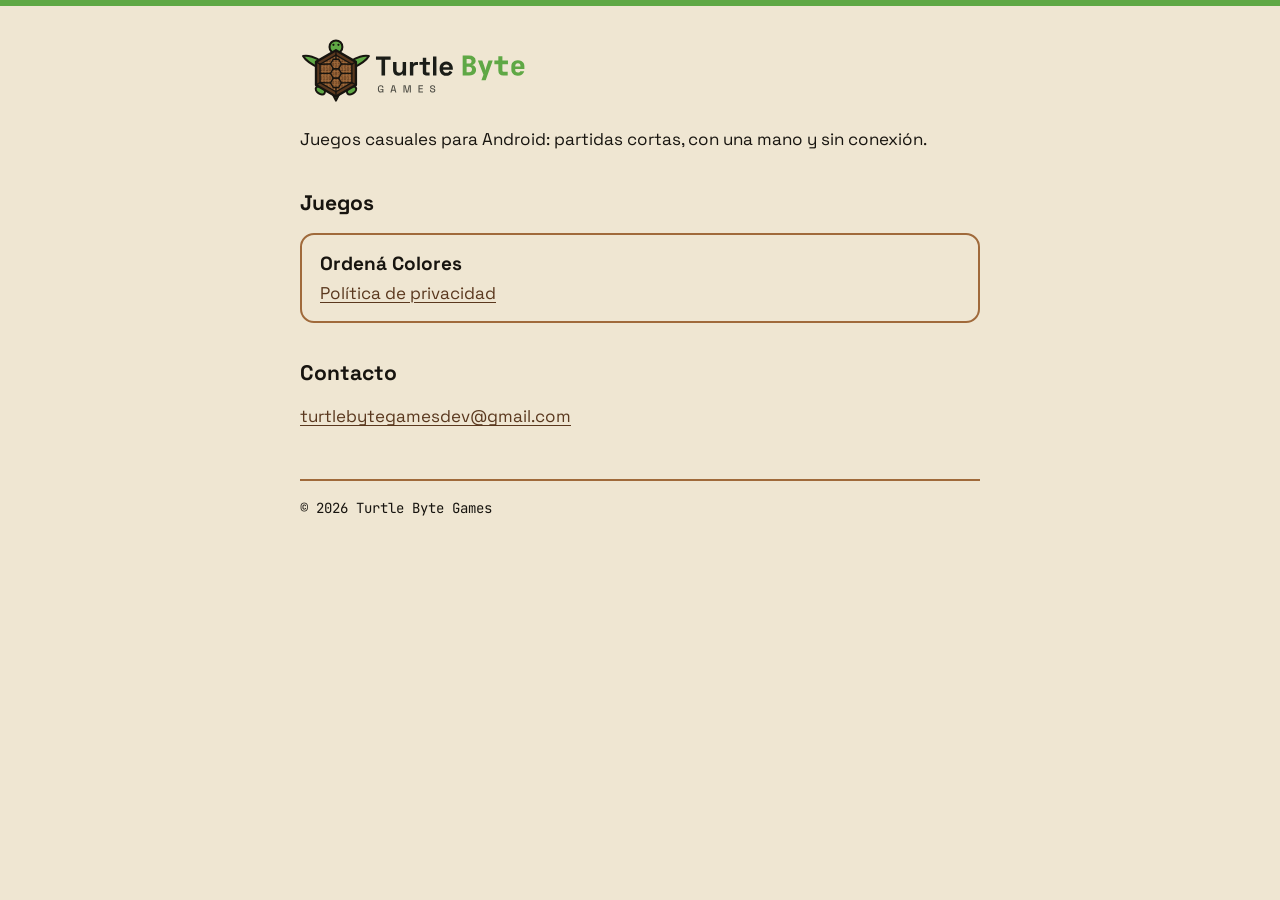
<file: index.html>
<!doctype html>
<html lang="es">
<head>
  <meta charset="utf-8">
  <meta name="viewport" content="width=device-width, initial-scale=1">
  <title>Turtle Byte Games</title>
  <meta name="description" content="Juegos casuales para Android: partidas cortas, con una mano y sin conexión.">
  <meta name="theme-color" content="#EFE6D2">
  <link rel="icon" href="favicon.ico" sizes="16x16 32x32 48x48">
  <link rel="icon" href="marca/icono-simple.svg" type="image/svg+xml">
  <link rel="preload" href="tipografias/space-grotesk-latin-wght-normal.woff2" as="font" type="font/woff2" crossorigin>
  <link rel="stylesheet" href="estilo.css">
</head>
<body>
  <main>
    <h1 class="marca"><img class="logo" src="marca/logo-horizontal-claro.svg" alt="Turtle Byte Games" width="230" height="72"></h1>
    <p>Juegos casuales para Android: partidas cortas, con una mano y sin conexión.</p>

    <h2>Juegos</h2>
    <ul class="juegos">
      <li>
        <strong>Ordená Colores</strong><br>
        <a href="ordena-colores/privacidad/">Política de privacidad</a>
      </li>
    </ul>

    <h2>Contacto</h2>
    <p><a href="mailto:turtlebytegamesdev@gmail.com">turtlebytegamesdev@gmail.com</a></p>

    <footer>© 2026 Turtle Byte Games</footer>
  </main>
</body>
</html>
</file>
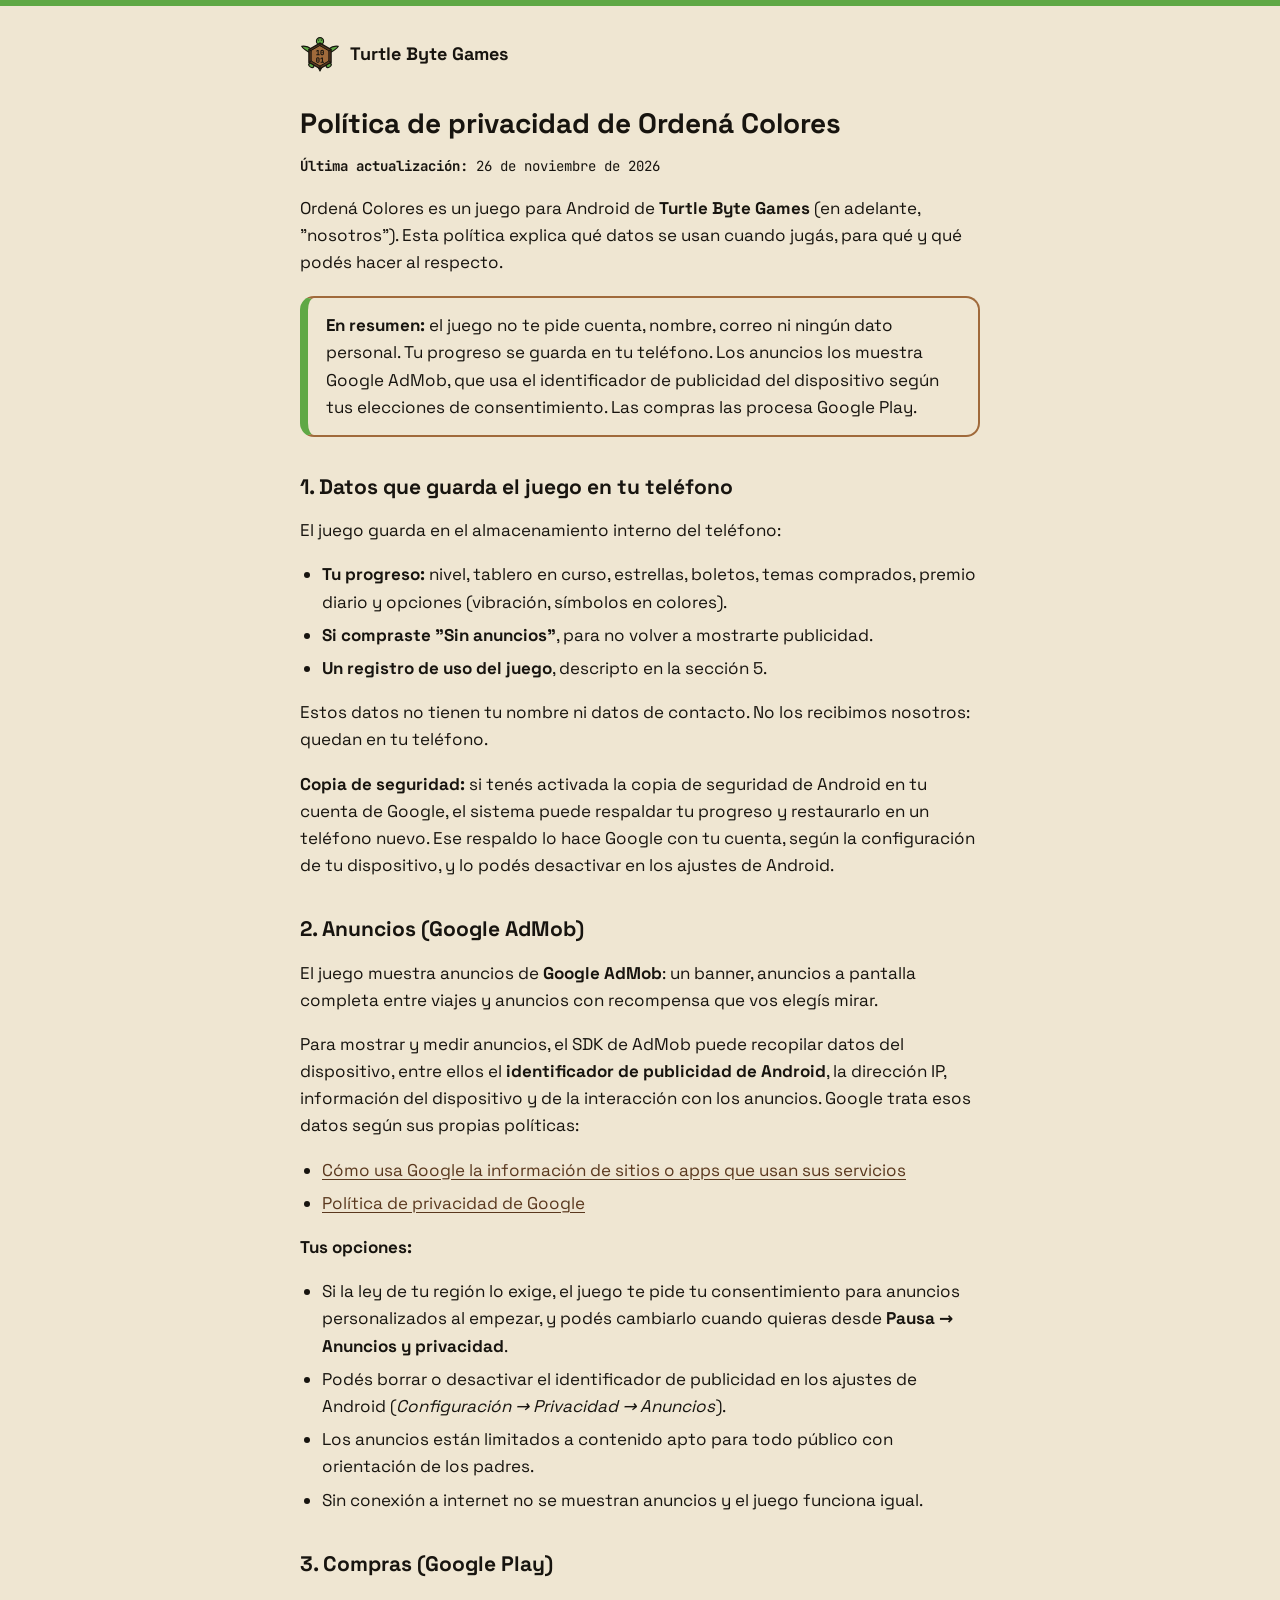
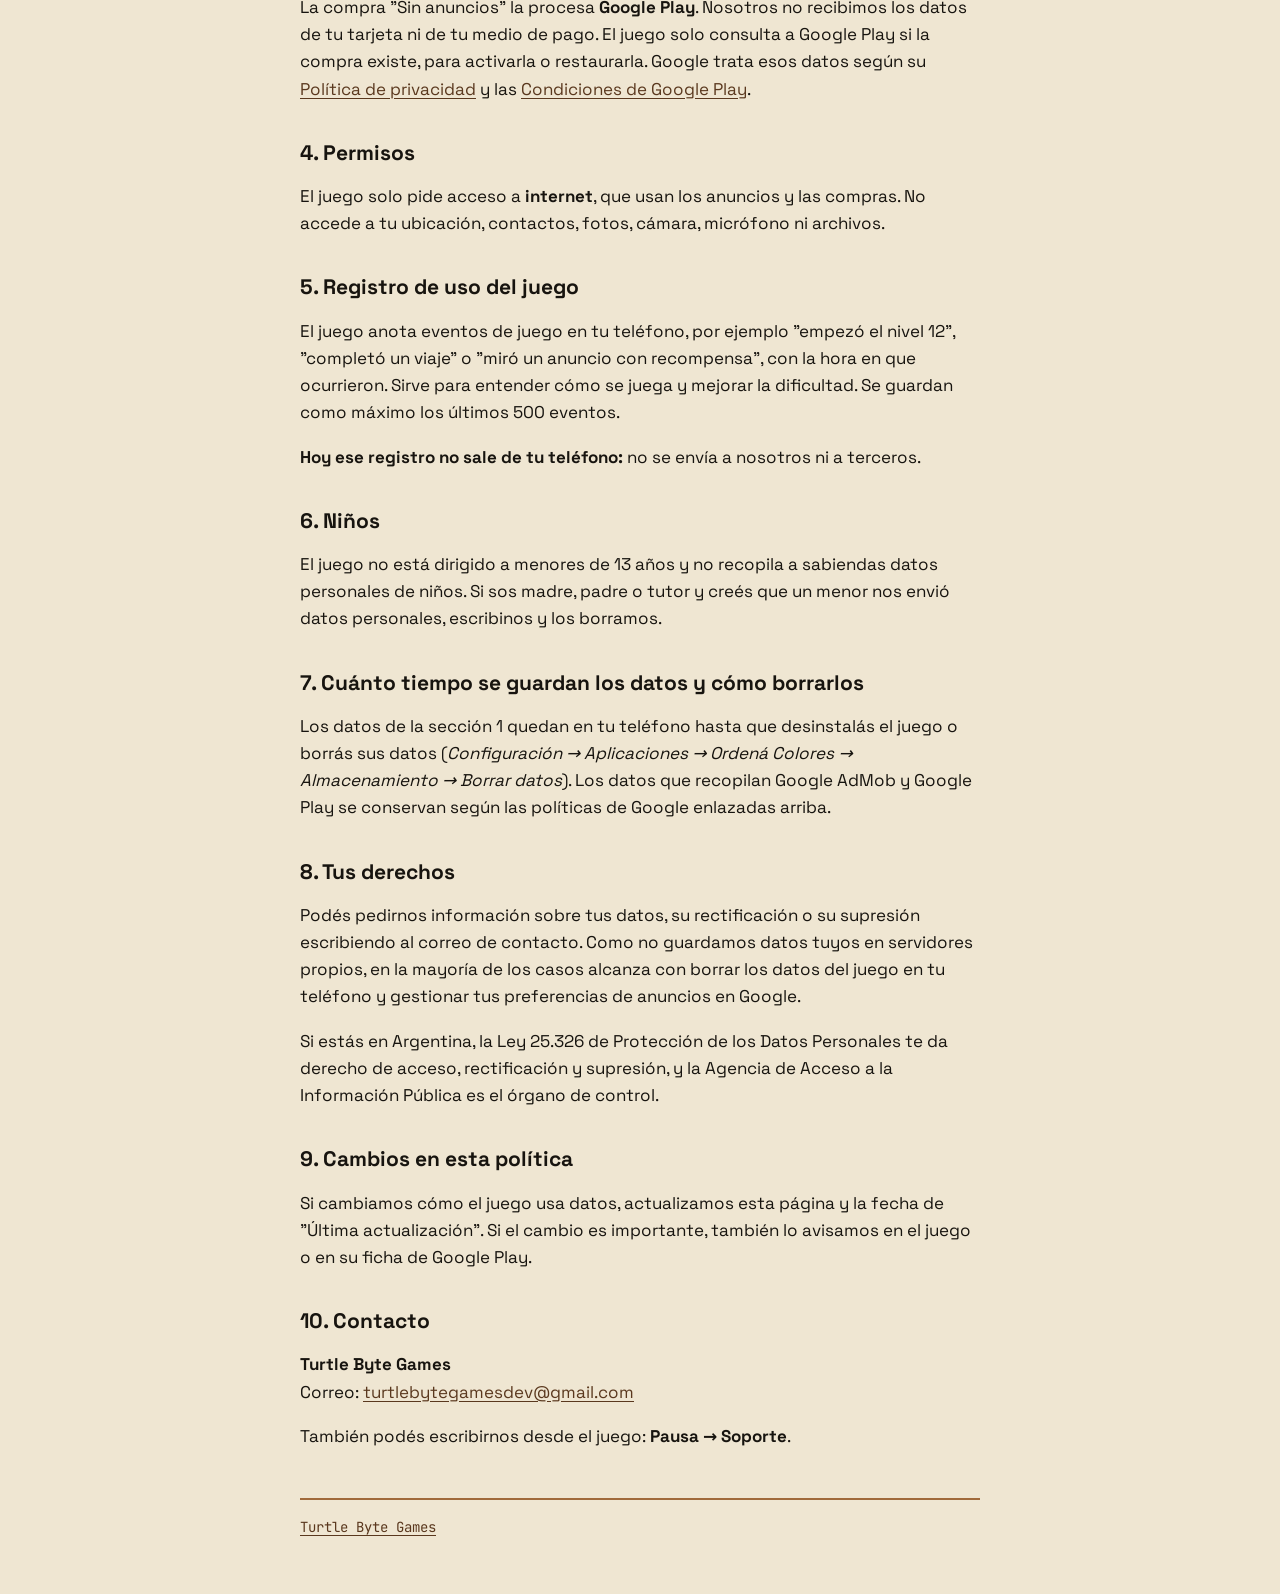
<file: ordena-colores/privacidad/index.html>
<!doctype html>
<html lang="es">
<head>
  <meta charset="utf-8">
  <meta name="viewport" content="width=device-width, initial-scale=1">
  <title>Política de privacidad de Ordená Colores · Turtle Byte Games</title>
  <meta name="description" content="Qué datos usa Ordená Colores, para qué y qué podés hacer al respecto.">
  <meta name="theme-color" content="#EFE6D2">
  <link rel="icon" href="../../favicon.ico" sizes="16x16 32x32 48x48">
  <link rel="icon" href="../../marca/icono-simple.svg" type="image/svg+xml">
  <link rel="stylesheet" href="../../estilo.css">
</head>
<body>
  <main>
    <p class="marca-chica"><a href="../../"><img src="../../marca/icono-simple.svg" alt="" width="40" height="40">Turtle Byte Games</a></p>
    <h1>Política de privacidad de Ordená Colores</h1>
    <p class="muted"><strong>Última actualización:</strong> 26 de noviembre de 2026</p>

    <p>Ordená Colores es un juego para Android de <strong>Turtle Byte Games</strong> (en adelante, "nosotros"). Esta política explica qué datos se usan cuando jugás, para qué y qué podés hacer al respecto.</p>

    <p class="resumen"><strong>En resumen:</strong> el juego no te pide cuenta, nombre, correo ni ningún dato personal. Tu progreso se guarda en tu teléfono. Los anuncios los muestra Google AdMob, que usa el identificador de publicidad del dispositivo según tus elecciones de consentimiento. Las compras las procesa Google Play.</p>

    <h2>1. Datos que guarda el juego en tu teléfono</h2>
    <p>El juego guarda en el almacenamiento interno del teléfono:</p>
    <ul>
      <li><strong>Tu progreso:</strong> nivel, tablero en curso, estrellas, boletos, temas comprados, premio diario y opciones (vibración, símbolos en colores).</li>
      <li><strong>Si compraste "Sin anuncios"</strong>, para no volver a mostrarte publicidad.</li>
      <li><strong>Un registro de uso del juego</strong>, descripto en la sección 5.</li>
    </ul>
    <p>Estos datos no tienen tu nombre ni datos de contacto. No los recibimos nosotros: quedan en tu teléfono.</p>
    <p><strong>Copia de seguridad:</strong> si tenés activada la copia de seguridad de Android en tu cuenta de Google, el sistema puede respaldar tu progreso y restaurarlo en un teléfono nuevo. Ese respaldo lo hace Google con tu cuenta, según la configuración de tu dispositivo, y lo podés desactivar en los ajustes de Android.</p>

    <h2>2. Anuncios (Google AdMob)</h2>
    <p>El juego muestra anuncios de <strong>Google AdMob</strong>: un banner, anuncios a pantalla completa entre viajes y anuncios con recompensa que vos elegís mirar.</p>
    <p>Para mostrar y medir anuncios, el SDK de AdMob puede recopilar datos del dispositivo, entre ellos el <strong>identificador de publicidad de Android</strong>, la dirección IP, información del dispositivo y de la interacción con los anuncios. Google trata esos datos según sus propias políticas:</p>
    <ul>
      <li><a href="https://policies.google.com/technologies/partner-sites">Cómo usa Google la información de sitios o apps que usan sus servicios</a></li>
      <li><a href="https://policies.google.com/privacy">Política de privacidad de Google</a></li>
    </ul>
    <p><strong>Tus opciones:</strong></p>
    <ul>
      <li>Si la ley de tu región lo exige, el juego te pide tu consentimiento para anuncios personalizados al empezar, y podés cambiarlo cuando quieras desde <strong>Pausa → Anuncios y privacidad</strong>.</li>
      <li>Podés borrar o desactivar el identificador de publicidad en los ajustes de Android (<em>Configuración → Privacidad → Anuncios</em>).</li>
      <li>Los anuncios están limitados a contenido apto para todo público con orientación de los padres.</li>
      <li>Sin conexión a internet no se muestran anuncios y el juego funciona igual.</li>
    </ul>

    <h2>3. Compras (Google Play)</h2>
    <p>La compra "Sin anuncios" la procesa <strong>Google Play</strong>. Nosotros no recibimos los datos de tu tarjeta ni de tu medio de pago. El juego solo consulta a Google Play si la compra existe, para activarla o restaurarla. Google trata esos datos según su <a href="https://policies.google.com/privacy">Política de privacidad</a> y las <a href="https://play.google.com/about/play-terms/">Condiciones de Google Play</a>.</p>

    <h2>4. Permisos</h2>
    <p>El juego solo pide acceso a <strong>internet</strong>, que usan los anuncios y las compras. No accede a tu ubicación, contactos, fotos, cámara, micrófono ni archivos.</p>

    <h2>5. Registro de uso del juego</h2>
    <p>El juego anota eventos de juego en tu teléfono, por ejemplo "empezó el nivel 12", "completó un viaje" o "miró un anuncio con recompensa", con la hora en que ocurrieron. Sirve para entender cómo se juega y mejorar la dificultad. Se guardan como máximo los últimos 500 eventos.</p>
    <p><strong>Hoy ese registro no sale de tu teléfono:</strong> no se envía a nosotros ni a terceros.</p>

    <h2>6. Niños</h2>
    <p>El juego no está dirigido a menores de 13 años y no recopila a sabiendas datos personales de niños. Si sos madre, padre o tutor y creés que un menor nos envió datos personales, escribinos y los borramos.</p>

    <h2>7. Cuánto tiempo se guardan los datos y cómo borrarlos</h2>
    <p>Los datos de la sección 1 quedan en tu teléfono hasta que desinstalás el juego o borrás sus datos (<em>Configuración → Aplicaciones → Ordená Colores → Almacenamiento → Borrar datos</em>). Los datos que recopilan Google AdMob y Google Play se conservan según las políticas de Google enlazadas arriba.</p>

    <h2>8. Tus derechos</h2>
    <p>Podés pedirnos información sobre tus datos, su rectificación o su supresión escribiendo al correo de contacto. Como no guardamos datos tuyos en servidores propios, en la mayoría de los casos alcanza con borrar los datos del juego en tu teléfono y gestionar tus preferencias de anuncios en Google.</p>
    <p>Si estás en Argentina, la Ley 25.326 de Protección de los Datos Personales te da derecho de acceso, rectificación y supresión, y la Agencia de Acceso a la Información Pública es el órgano de control.</p>

    <h2>9. Cambios en esta política</h2>
    <p>Si cambiamos cómo el juego usa datos, actualizamos esta página y la fecha de "Última actualización". Si el cambio es importante, también lo avisamos en el juego o en su ficha de Google Play.</p>

    <h2>10. Contacto</h2>
    <p><strong>Turtle Byte Games</strong><br>
    Correo: <a href="mailto:turtlebytegamesdev@gmail.com">turtlebytegamesdev@gmail.com</a></p>
    <p>También podés escribirnos desde el juego: <strong>Pausa → Soporte</strong>.</p>

    <footer><a href="../../">Turtle Byte Games</a></footer>
  </main>
</body>
</html>
</file>
<file: estilo.css>
/*
 * Marca Turtle Byte Games (copia de marca/marca.css del repo del estudio).
 * Solo 5 colores; el sitio es solo claro (fondo Arena). Tipografías alojadas acá, con su licencia OFL en tipografias/.
 */

@font-face {
  font-family: 'Space Grotesk';
  font-style: normal;
  font-display: swap;
  font-weight: 300 700;
  src: url('tipografias/space-grotesk-latin-wght-normal.woff2') format('woff2-variations');
}

@font-face {
  font-family: 'JetBrains Mono';
  font-style: normal;
  font-display: swap;
  font-weight: 100 800;
  src: url('tipografias/jetbrains-mono-latin-wght-normal.woff2') format('woff2-variations');
}

:root {
  --tbg-verde: #5FA845;
  --tbg-marron: #A06A3B;
  --tbg-marron-oscuro: #5A381E;
  --tbg-negro: #17140F;
  --tbg-arena: #EFE6D2;

  --tbg-fondo: var(--tbg-arena);
  --tbg-texto: var(--tbg-negro);          /* 14,8:1 */
  --tbg-primario: var(--tbg-verde);       /* solo decoración sobre arena (2,4:1) */
  --tbg-acento: var(--tbg-marron);        /* bordes (3,7:1) */
  --tbg-enlace: var(--tbg-marron-oscuro); /* 8,4:1 */
  --tbg-borde: var(--tbg-marron);

  --tbg-fuente-titulos: 'Space Grotesk', system-ui, -apple-system, 'Segoe UI', Roboto, sans-serif;
  --tbg-fuente-detalles: 'JetBrains Mono', ui-monospace, 'Cascadia Mono', Consolas, monospace;

  color-scheme: light;
}

* { box-sizing: border-box; }

html { -webkit-text-size-adjust: 100%; }

body {
  margin: 0;
  background: var(--tbg-fondo);
  color: var(--tbg-texto);
  font: 17px/1.6 var(--tbg-fuente-titulos);
  border-top: 6px solid var(--tbg-primario);
}

main { max-width: 720px; margin: 0 auto; padding: 28px 20px 56px; }

/* Encabezado del inicio: logo horizontal, 72 px de alto (mínimo 64, MARCA.md) */
.marca { margin: 0 0 20px; line-height: 0; }
.marca .logo { display: block; height: 72px; width: auto; max-width: 100%; }

/* Encabezado de las demás páginas: ícono simple de 40 px más el nombre */
.marca-chica { margin: 0 0 24px; }
.marca-chica a { display: inline-flex; align-items: center; gap: 10px; color: var(--tbg-texto); text-decoration: none; font-weight: 700; font-size: 18px; }
.marca-chica a:hover { text-decoration: underline; }
.marca-chica img { width: 40px; height: 40px; display: block; }

h1, h2 { font-weight: 700; }
h1 { font-size: 28px; line-height: 1.25; margin: 0 0 8px; }
h2 { font-size: 21px; line-height: 1.3; margin: 36px 0 8px; }

.muted { font-family: var(--tbg-fuente-detalles); font-size: 14px; }

a { color: var(--tbg-enlace); text-underline-offset: 3px; }
a:focus-visible { outline: 2px solid var(--tbg-marron-oscuro); outline-offset: 2px; border-radius: 2px; }

ul { padding-left: 22px; }
li + li { margin-top: 6px; }

.resumen {
  border: 2px solid var(--tbg-borde);
  border-left: 8px solid var(--tbg-primario);
  border-radius: 14px;
  padding: 14px 18px;
  margin: 20px 0;
}

.juegos { list-style: none; padding: 0; }
.juegos li { border: 2px solid var(--tbg-borde); border-radius: 14px; padding: 14px 18px; }
.juegos strong { font-size: 19px; }

footer {
  margin-top: 48px;
  padding-top: 16px;
  border-top: 2px solid var(--tbg-borde);
  font-family: var(--tbg-fuente-detalles);
  font-size: 14px;
}
</file>
